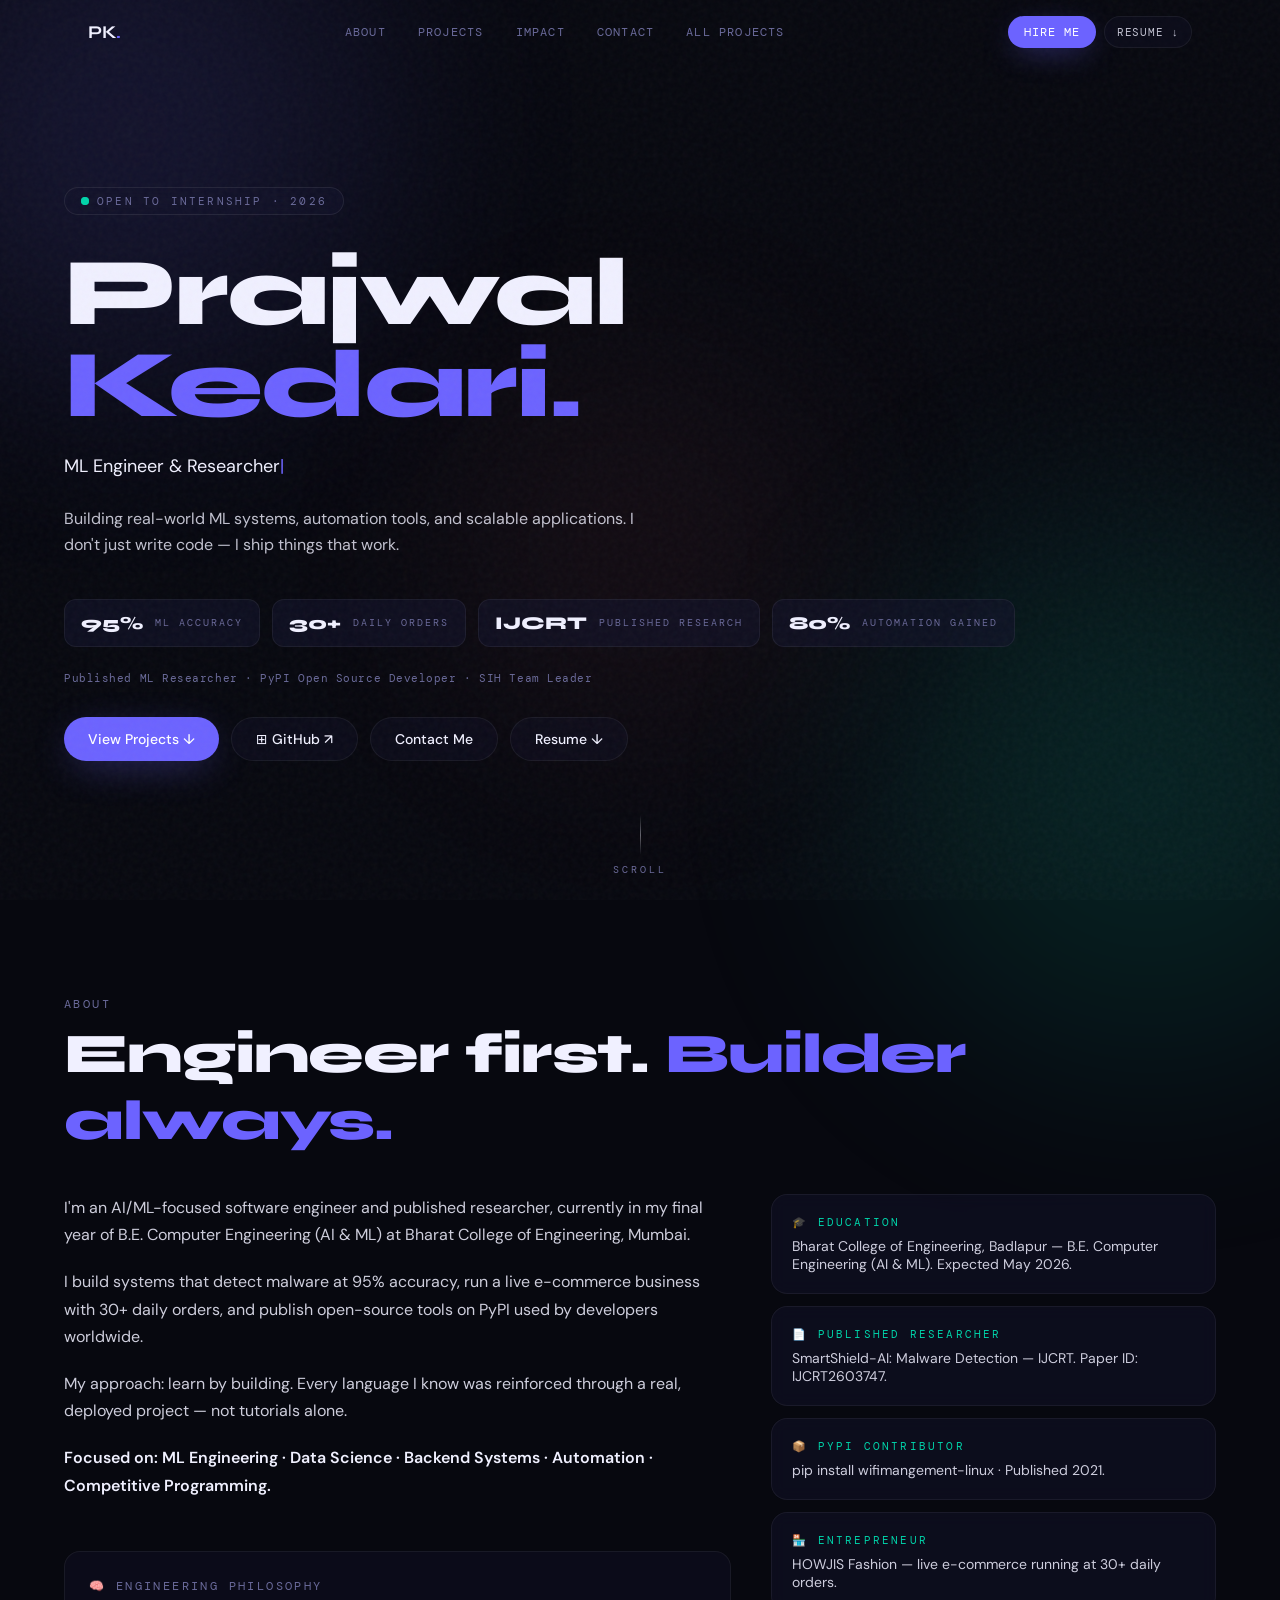
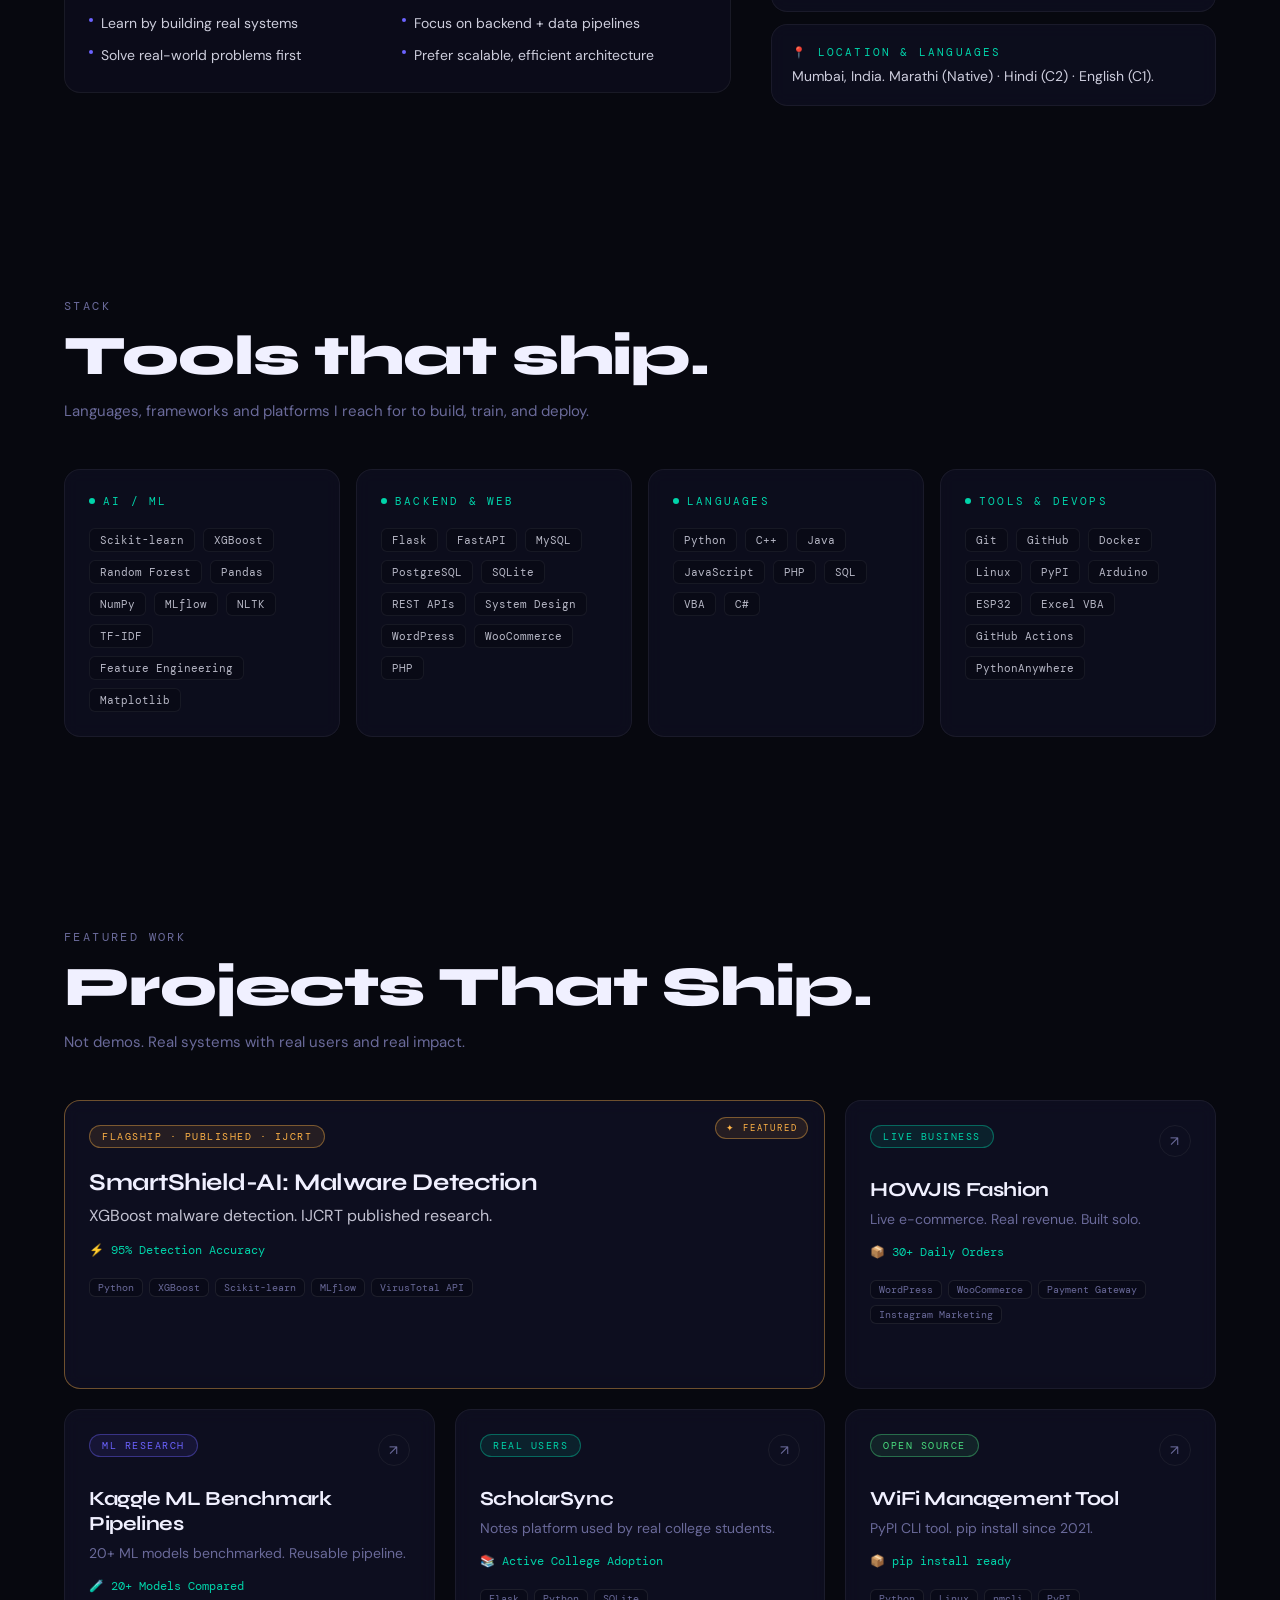
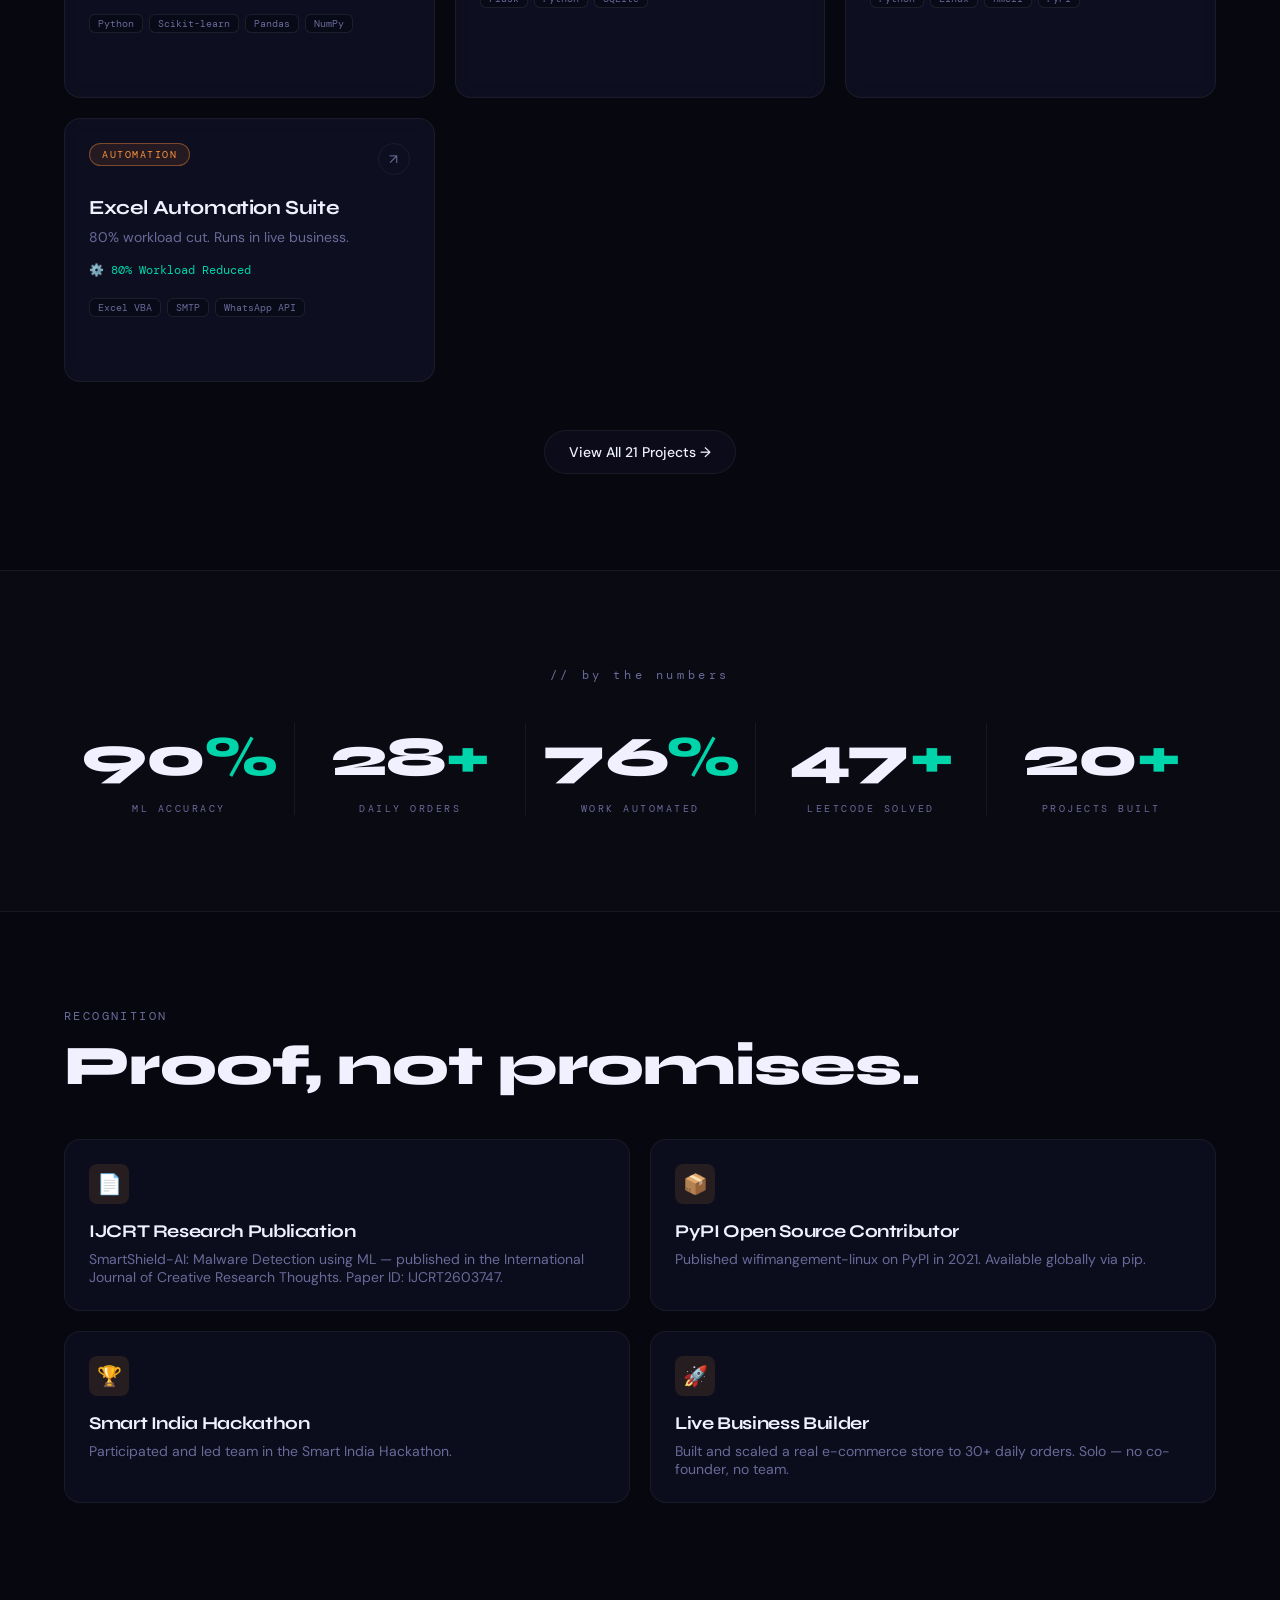
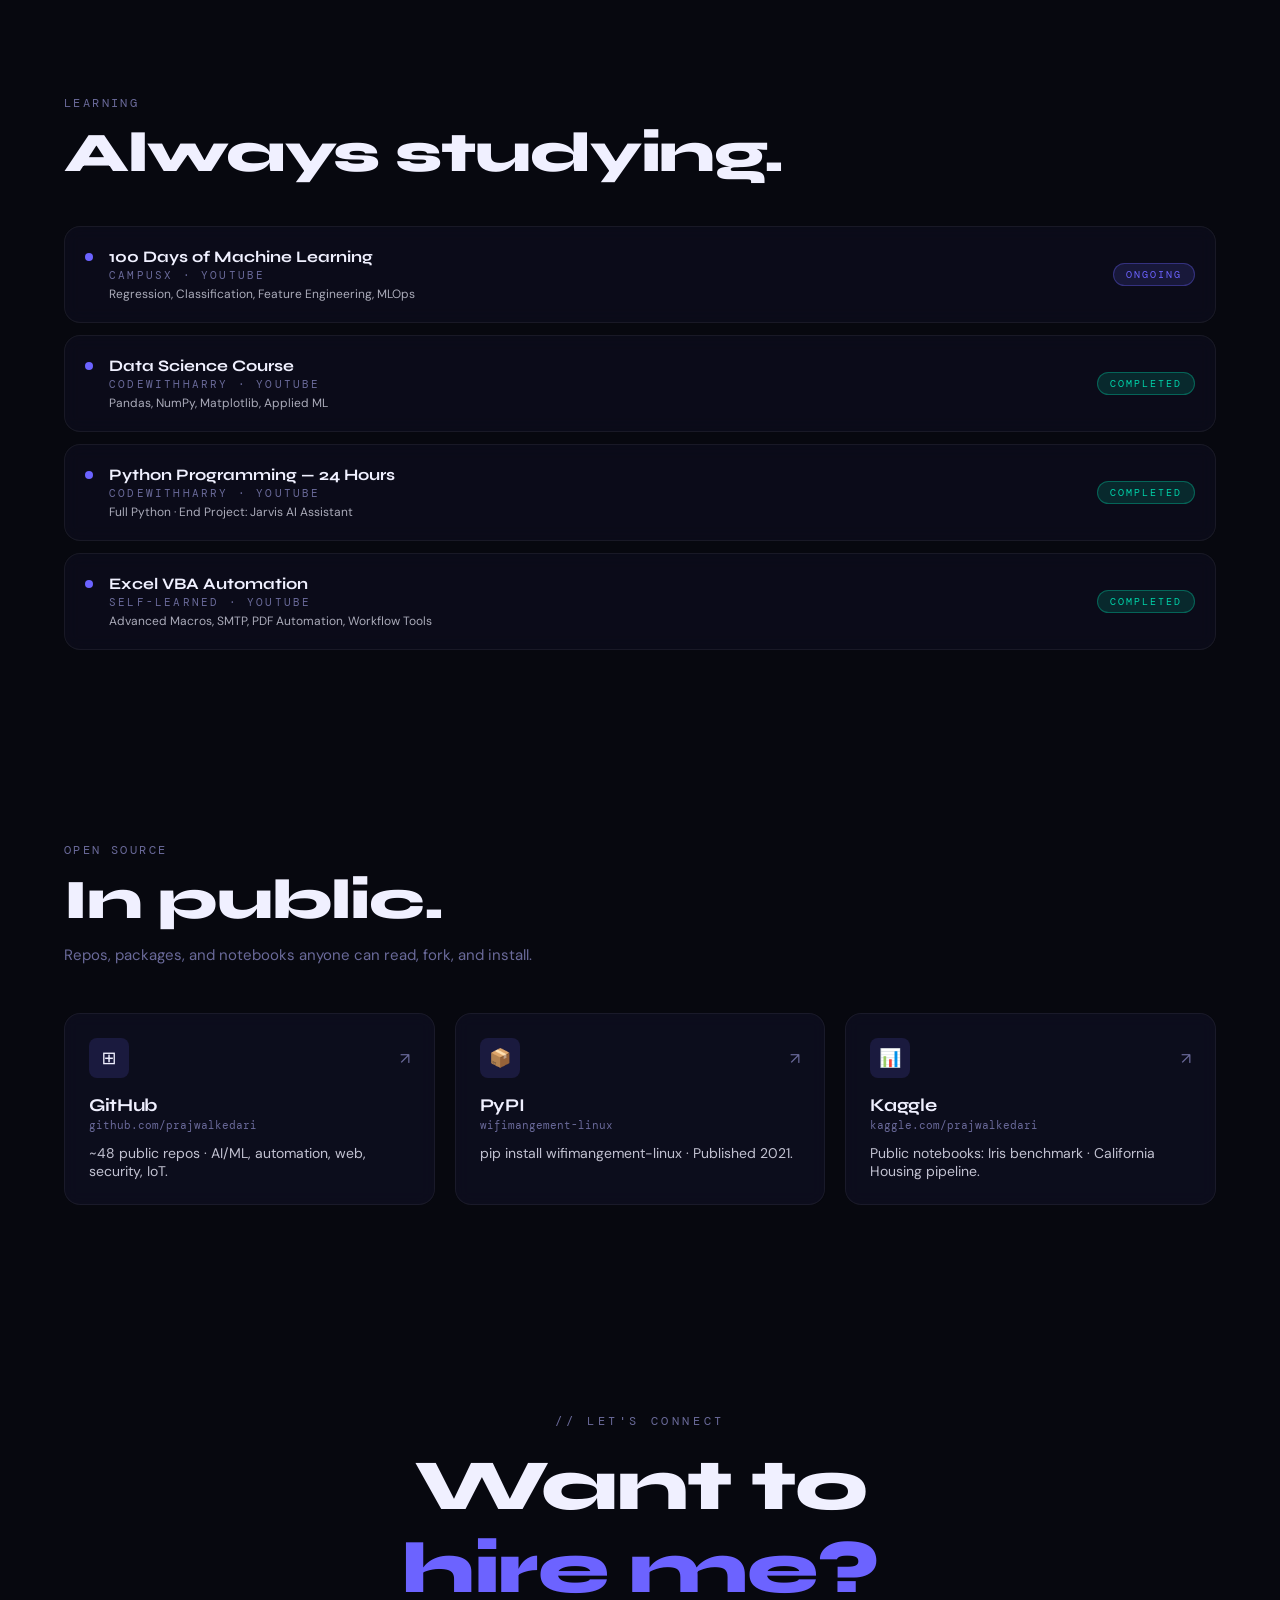
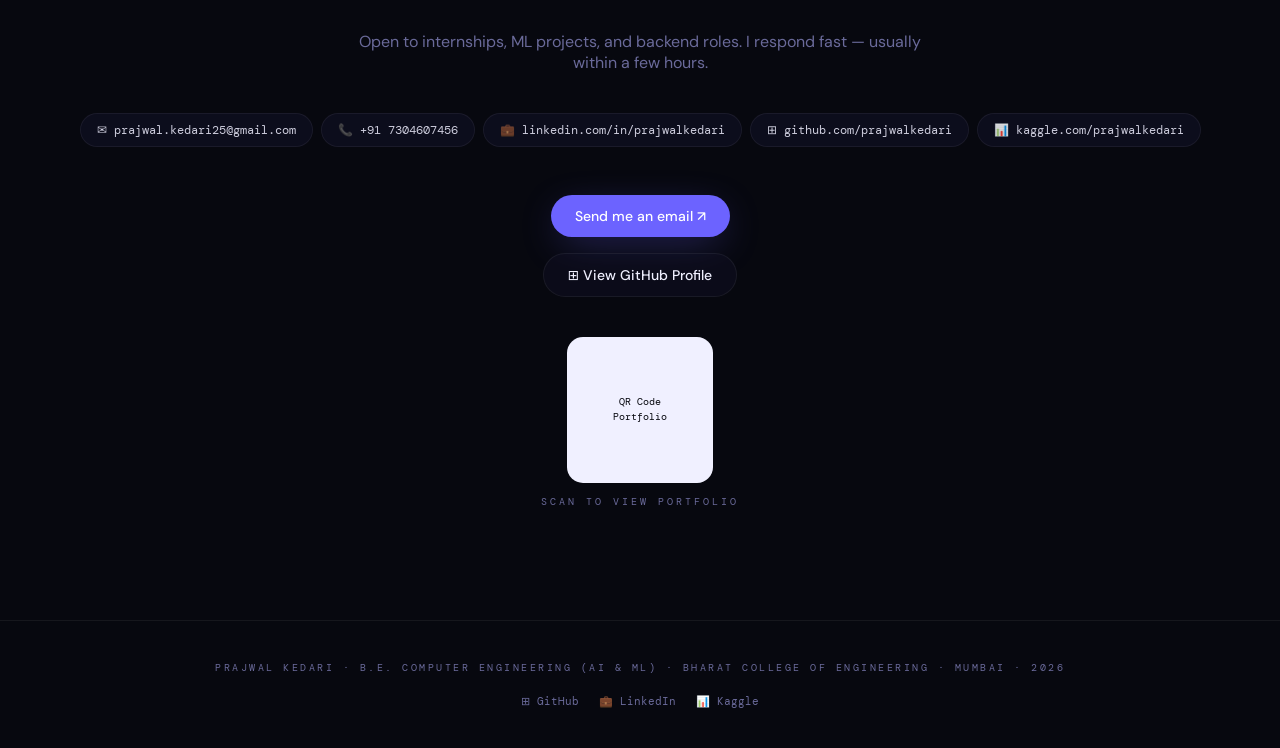
<file: index.html>
<!DOCTYPE html>
<html lang="en">
<head>
  <meta charset="UTF-8" />
  <meta name="viewport" content="width=device-width, initial-scale=1.0" />
  <title>Prajwal Kedari — Engineer First. Builder Always.</title>
  <meta name="description" content="AI/ML-focused software engineer, published researcher, and open source developer from Mumbai." />
  <link rel="preconnect" href="https://fonts.googleapis.com" />
  <link rel="preconnect" href="https://fonts.gstatic.com" crossorigin />
  <link href="https://fonts.googleapis.com/css2?family=Syne:wght@400;600;700;800&family=DM+Sans:wght@300;400;500;600&family=DM+Mono:wght@300;400;500&display=swap" rel="stylesheet" />
  <link rel="stylesheet" href="style.css" />
  <meta name="google-site-verification" content="Fi0VVeXCiLVY-N727c6lY6bcSo9-r1GqkyFzHyDEqDM" />
</head>
<body>

<!-- Grain overlay -->
<div class="grain-overlay"></div>

<!-- Background orbs -->
<div class="orb orb-1"></div>
<div class="orb orb-2"></div>
<div class="orb orb-3"></div>

<!-- Custom cursor -->
<div class="cursor-dot" id="cursor-dot"></div>
<div class="cursor-ring" id="cursor-ring"></div>

<!-- NAV -->
<header class="nav-header" id="nav-header">
  <div class="nav-inner">
    <a href="/" class="nav-logo">PK<span class="accent">.</span></a>
    <nav class="nav-links">
      <a href="#about" class="link-underline nav-link">About</a>
      <a href="#projects" class="link-underline nav-link">Projects</a>
      <a href="#impact" class="link-underline nav-link">Impact</a>
      <a href="#contact" class="link-underline nav-link">Contact</a>
      <a href="projects/index.html" class="link-underline nav-link">All Projects</a>
    </nav>
    <div class="nav-actions">
      <a href="#contact" class="btn-hire">Hire Me</a>
      <a href="https://raw.githubusercontent.com/prajwalkedari/Prajwal-Portfolio/refs/heads/main/Prajwal_CV_July_26_.pdf" target="_blank" rel="noopener" class="btn-resume">Resume ↓</a>
      <button class="nav-hamburger" id="hamburger-btn" aria-label="Open menu">
        <span></span><span></span><span></span>
      </button>
    </div>
  </div>
</header>

<!-- Mobile nav -->
<nav class="mobile-nav" id="mobile-nav">
  <a href="#about">About</a>
  <a href="#projects">Projects</a>
  <a href="#impact">Impact</a>
  <a href="#contact">Contact</a>
  <a href="projects/index.html">All Projects</a>
  <a href="#contact" class="btn-hire" style="font-size:1rem;margin-top:1rem">Hire Me</a>
</nav>

<!-- HERO -->
<section class="hero">
  <div class="hero-inner">
    <div class="reveal in-view hero-badge" style="animation-delay:0ms">
      <span class="ping-wrap"><span class="ping"></span><span class="ping-dot"></span></span>
      <span class="mono badge-text">Open to Internship · 2026</span>
    </div>

    <h1 class="hero-title reveal in-view" style="animation-delay:100ms">
      Prajwal<br /><span class="accent">Kedari.</span>
    </h1>

    <div class="hero-roles reveal in-view" style="animation-delay:200ms">
      <span id="typing-text" class="typing-text"></span><span class="cursor-blink">|</span>
    </div>

    <p class="hero-desc reveal in-view" style="animation-delay:300ms">
      Building real-world ML systems, automation tools, and scalable applications.
      I don't just write code — I ship things that work.
    </p>

    <div class="hero-stats reveal in-view" style="animation-delay:400ms">
      <div class="stat-card card-hover"><span class="stat-value">95%</span><span class="stat-label mono">ML Accuracy</span></div>
      <div class="stat-card card-hover"><span class="stat-value">30+</span><span class="stat-label mono">Daily Orders</span></div>
      <div class="stat-card card-hover"><span class="stat-value">IJCRT</span><span class="stat-label mono">Published Research</span></div>
      <div class="stat-card card-hover"><span class="stat-value">80%</span><span class="stat-label mono">Automation Gained</span></div>
    </div>

    <p class="hero-tagline mono reveal in-view" style="animation-delay:450ms">
      Published ML Researcher · PyPI Open Source Developer · SIH Team Leader
    </p>

    <div class="hero-cta reveal in-view" style="animation-delay:500ms">
      <a href="#projects" class="btn-primary">View Projects ↓</a>
      <a href="https://github.com/prajwalkedari" target="_blank" rel="noopener" class="btn-ghost">⊞ GitHub ↗</a>
      <a href="#contact" class="btn-ghost">Contact Me</a>
      <a href="https://github.com/prajwalkedari" target="_blank" rel="noopener" class="btn-ghost">Resume ↓</a>
    </div>
  </div>

  <div class="scroll-hint">
    <div class="scroll-line"></div>
    <span class="mono scroll-label">Scroll</span>
  </div>
</section>

<!-- ABOUT -->
<section id="about" class="section">
  <div class="container">
    <div class="reveal">
      <div class="section-eyebrow mono">about</div>
      <h2 class="section-title">Engineer first. <span class="accent">Builder always.</span></h2>
    </div>

    <div class="about-grid">
      <div class="reveal about-text">
        <p>I'm an AI/ML-focused software engineer and published researcher, currently in my final year of B.E. Computer Engineering (AI &amp; ML) at Bharat College of Engineering, Mumbai.</p>
        <p>I build systems that detect malware at 95% accuracy, run a live e-commerce business with 30+ daily orders, and publish open-source tools on PyPI used by developers worldwide.</p>
        <p>My approach: learn by building. Every language I know was reinforced through a real, deployed project — not tutorials alone.</p>
        <p class="about-focus">Focused on: ML Engineering · Data Science · Backend Systems · Automation · Competitive Programming.</p>

        <div class="philosophy-box">
          <div class="philosophy-header">
            <span class="teal-dot mono">🧠 Engineering Philosophy</span>
          </div>
          <ul class="principles">
            <li><span class="principle-dot"></span>Learn by building real systems</li>
            <li><span class="principle-dot"></span>Focus on backend + data pipelines</li>
            <li><span class="principle-dot"></span>Solve real-world problems first</li>
            <li><span class="principle-dot"></span>Prefer scalable, efficient architecture</li>
          </ul>
        </div>
      </div>

      <div class="about-cards">
        <div class="reveal about-card card-hover" style="animation-delay:0ms">
          <div class="about-card-header teal-text mono">🎓 Education</div>
          <p class="about-card-body">Bharat College of Engineering, Badlapur — B.E. Computer Engineering (AI &amp; ML). Expected May 2026.</p>
        </div>
        <div class="reveal about-card card-hover" style="animation-delay:60ms">
          <div class="about-card-header teal-text mono">📄 Published Researcher</div>
          <p class="about-card-body">SmartShield-AI: Malware Detection — IJCRT. Paper ID: IJCRT2603747.</p>
        </div>
        <div class="reveal about-card card-hover" style="animation-delay:120ms">
          <div class="about-card-header teal-text mono">📦 PyPI Contributor</div>
          <p class="about-card-body">pip install wifimangement-linux · Published 2021.</p>
        </div>
        <div class="reveal about-card card-hover" style="animation-delay:180ms">
          <div class="about-card-header teal-text mono">🏪 Entrepreneur</div>
          <p class="about-card-body">HOWJIS Fashion — live e-commerce running at 30+ daily orders.</p>
        </div>
        <div class="reveal about-card card-hover" style="animation-delay:240ms">
          <div class="about-card-header teal-text mono">📍 Location &amp; Languages</div>
          <p class="about-card-body">Mumbai, India. Marathi (Native) · Hindi (C2) · English (C1).</p>
        </div>
      </div>
    </div>
  </div>
</section>

<!-- SKILLS -->
<section id="skills" class="section">
  <div class="container">
    <div class="reveal">
      <div class="section-eyebrow mono">stack</div>
      <h2 class="section-title">Tools that ship.</h2>
      <p class="section-subtitle">Languages, frameworks and platforms I reach for to build, train, and deploy.</p>
    </div>

    <div class="skills-grid">
      <div class="reveal skill-group card-hover" style="animation-delay:0ms">
        <div class="skill-label"><span class="teal-bullet"></span><span class="mono teal-text">AI / ML</span></div>
        <div class="skill-tags">
          <span class="tag">Scikit-learn</span><span class="tag">XGBoost</span><span class="tag">Random Forest</span><span class="tag">Pandas</span><span class="tag">NumPy</span><span class="tag">MLflow</span><span class="tag">NLTK</span><span class="tag">TF-IDF</span><span class="tag">Feature Engineering</span><span class="tag">Matplotlib</span>
        </div>
      </div>
      <div class="reveal skill-group card-hover" style="animation-delay:80ms">
        <div class="skill-label"><span class="teal-bullet"></span><span class="mono teal-text">Backend &amp; Web</span></div>
        <div class="skill-tags">
          <span class="tag">Flask</span><span class="tag">FastAPI</span><span class="tag">MySQL</span><span class="tag">PostgreSQL</span><span class="tag">SQLite</span><span class="tag">REST APIs</span><span class="tag">System Design</span><span class="tag">WordPress</span><span class="tag">WooCommerce</span><span class="tag">PHP</span>
        </div>
      </div>
      <div class="reveal skill-group card-hover" style="animation-delay:160ms">
        <div class="skill-label"><span class="teal-bullet"></span><span class="mono teal-text">Languages</span></div>
        <div class="skill-tags">
          <span class="tag">Python</span><span class="tag">C++</span><span class="tag">Java</span><span class="tag">JavaScript</span><span class="tag">PHP</span><span class="tag">SQL</span><span class="tag">VBA</span><span class="tag">C#</span>
        </div>
      </div>
      <div class="reveal skill-group card-hover" style="animation-delay:240ms">
        <div class="skill-label"><span class="teal-bullet"></span><span class="mono teal-text">Tools &amp; DevOps</span></div>
        <div class="skill-tags">
          <span class="tag">Git</span><span class="tag">GitHub</span><span class="tag">Docker</span><span class="tag">Linux</span><span class="tag">PyPI</span><span class="tag">Arduino</span><span class="tag">ESP32</span><span class="tag">Excel VBA</span><span class="tag">GitHub Actions</span><span class="tag">PythonAnywhere</span>
        </div>
      </div>
    </div>
  </div>
</section>

<!-- FEATURED PROJECTS -->
<section id="projects" class="section">
  <div class="container">
    <div class="reveal">
      <div class="section-eyebrow mono">featured work</div>
      <h2 class="section-title">Projects That Ship.</h2>
      <p class="section-subtitle">Not demos. Real systems with real users and real impact.</p>
    </div>

    <div class="projects-grid" id="featured-projects-grid"></div>

    <div class="reveal center mt-12">
      <a href="projects/index.html" class="btn-ghost btn-bordered">View All 21 Projects →</a>
    </div>
  </div>
</section>

<!-- IMPACT -->
<section id="impact" class="section impact-section">
  <div class="container">
    <div class="reveal">
      <p class="mono center impact-eyebrow">// by the numbers</p>
    </div>
    <div class="impact-grid">
      <div class="reveal impact-item" style="animation-delay:0ms">
        <span class="impact-value" data-target="95" data-suffix="%">0<span class="teal-text">%</span></span>
        <p class="mono impact-label">ML Accuracy</p>
      </div>
      <div class="reveal impact-item" style="animation-delay:80ms">
        <span class="impact-value" data-target="30" data-suffix="+">0<span class="teal-text">+</span></span>
        <p class="mono impact-label">Daily Orders</p>
      </div>
      <div class="reveal impact-item" style="animation-delay:160ms">
        <span class="impact-value" data-target="80" data-suffix="%">0<span class="teal-text">%</span></span>
        <p class="mono impact-label">Work Automated</p>
      </div>
      <div class="reveal impact-item" style="animation-delay:240ms">
        <span class="impact-value" data-target="50" data-suffix="+">0<span class="teal-text">+</span></span>
        <p class="mono impact-label">LeetCode Solved</p>
      </div>
      <div class="reveal impact-item" style="animation-delay:320ms">
        <span class="impact-value" data-target="21" data-suffix="+">0<span class="teal-text">+</span></span>
        <p class="mono impact-label">Projects Built</p>
      </div>
    </div>
  </div>
</section>

<!-- ACHIEVEMENTS -->
<section id="achievements" class="section">
  <div class="container">
    <div class="reveal">
      <div class="section-eyebrow mono">recognition</div>
      <h2 class="section-title">Proof, not promises.</h2>
    </div>
    <div class="achieve-grid">
      <div class="reveal achieve-card card-hover gold-hover" style="animation-delay:0ms">
        <div class="achieve-icon gold-icon">📄</div>
        <h3 class="achieve-title">IJCRT Research Publication</h3>
        <p class="achieve-body">SmartShield-AI: Malware Detection using ML — published in the International Journal of Creative Research Thoughts. Paper ID: IJCRT2603747.</p>
      </div>
      <div class="reveal achieve-card card-hover gold-hover" style="animation-delay:70ms">
        <div class="achieve-icon gold-icon">📦</div>
        <h3 class="achieve-title">PyPI Open Source Contributor</h3>
        <p class="achieve-body">Published wifimangement-linux on PyPI in 2021. Available globally via pip.</p>
      </div>
      <div class="reveal achieve-card card-hover gold-hover" style="animation-delay:140ms">
        <div class="achieve-icon gold-icon">🏆</div>
        <h3 class="achieve-title">Smart India Hackathon</h3>
        <p class="achieve-body">Participated and led team in the Smart India Hackathon.</p>
      </div>
      <div class="reveal achieve-card card-hover gold-hover" style="animation-delay:210ms">
        <div class="achieve-icon gold-icon">🚀</div>
        <h3 class="achieve-title">Live Business Builder</h3>
        <p class="achieve-body">Built and scaled a real e-commerce store to 30+ daily orders. Solo — no co-founder, no team.</p>
      </div>
    </div>
  </div>
</section>

<!-- CERTIFICATIONS -->
<section id="certifications" class="section">
  <div class="container">
    <div class="reveal">
      <div class="section-eyebrow mono">learning</div>
      <h2 class="section-title">Always studying.</h2>
    </div>
    <div class="cert-list">
      <div class="reveal cert-item card-hover" style="animation-delay:0ms">
        <div class="cert-left">
          <span class="cert-dot"></span>
          <div>
            <p class="cert-title">100 Days of Machine Learning</p>
            <p class="mono cert-by">CampusX · YouTube</p>
            <p class="cert-sub">Regression, Classification, Feature Engineering, MLOps</p>
          </div>
        </div>
        <span class="cert-badge badge-purple">Ongoing</span>
      </div>
      <div class="reveal cert-item card-hover" style="animation-delay:60ms">
        <div class="cert-left">
          <span class="cert-dot"></span>
          <div>
            <p class="cert-title">Data Science Course</p>
            <p class="mono cert-by">CodeWithHarry · YouTube</p>
            <p class="cert-sub">Pandas, NumPy, Matplotlib, Applied ML</p>
          </div>
        </div>
        <span class="cert-badge badge-teal">Completed</span>
      </div>
      <div class="reveal cert-item card-hover" style="animation-delay:120ms">
        <div class="cert-left">
          <span class="cert-dot"></span>
          <div>
            <p class="cert-title">Python Programming — 24 Hours</p>
            <p class="mono cert-by">CodeWithHarry · YouTube</p>
            <p class="cert-sub">Full Python · End Project: Jarvis AI Assistant</p>
          </div>
        </div>
        <span class="cert-badge badge-teal">Completed</span>
      </div>
      <div class="reveal cert-item card-hover" style="animation-delay:180ms">
        <div class="cert-left">
          <span class="cert-dot"></span>
          <div>
            <p class="cert-title">Excel VBA Automation</p>
            <p class="mono cert-by">Self-Learned · YouTube</p>
            <p class="cert-sub">Advanced Macros, SMTP, PDF Automation, Workflow Tools</p>
          </div>
        </div>
        <span class="cert-badge badge-teal">Completed</span>
      </div>
    </div>
  </div>
</section>

<!-- OPEN SOURCE -->
<section class="section">
  <div class="container">
    <div class="reveal">
      <div class="section-eyebrow mono">open source</div>
      <h2 class="section-title">In public.</h2>
      <p class="section-subtitle">Repos, packages, and notebooks anyone can read, fork, and install.</p>
    </div>
    <div class="os-grid">
      <a href="https://github.com/prajwalkedari" target="_blank" rel="noopener" class="reveal os-card card-hover" style="animation-delay:0ms">
        <div class="os-top">
          <span class="os-icon">⊞</span>
          <span class="os-arrow">↗</span>
        </div>
        <h3 class="os-title">GitHub</h3>
        <p class="mono os-handle">github.com/prajwalkedari</p>
        <p class="os-body">~48 public repos · AI/ML, automation, web, security, IoT.</p>
      </a>
      <a href="https://pypi.org/project/wifimangement-linux/" target="_blank" rel="noopener" class="reveal os-card card-hover" style="animation-delay:70ms">
        <div class="os-top">
          <span class="os-icon">📦</span>
          <span class="os-arrow">↗</span>
        </div>
        <h3 class="os-title">PyPI</h3>
        <p class="mono os-handle">wifimangement-linux</p>
        <p class="os-body">pip install wifimangement-linux · Published 2021.</p>
      </a>
      <a href="https://kaggle.com/prajwalkedari" target="_blank" rel="noopener" class="reveal os-card card-hover" style="animation-delay:140ms">
        <div class="os-top">
          <span class="os-icon">📊</span>
          <span class="os-arrow">↗</span>
        </div>
        <h3 class="os-title">Kaggle</h3>
        <p class="mono os-handle">kaggle.com/prajwalkedari</p>
        <p class="os-body">Public notebooks: Iris benchmark · California Housing pipeline.</p>
      </a>
    </div>
  </div>
</section>

<!-- CONTACT -->
<section id="contact" class="section contact-section">
  <div class="container center">
    <div class="reveal"><p class="mono contact-eyebrow">// let's connect</p></div>
    <div class="reveal" style="animation-delay:100ms">
      <h2 class="contact-title">Want to <br /><span class="accent">hire me?</span></h2>
    </div>
    <div class="reveal" style="animation-delay:200ms">
      <p class="contact-sub">Open to internships, ML projects, and backend roles. I respond fast — usually within a few hours.</p>
    </div>

    <div class="reveal contact-links" style="animation-delay:300ms">
      <a href="mailto:prajwal.kedari25@gmail.com" class="contact-link">✉ prajwal.kedari25@gmail.com</a>
      <a href="tel:+917304607456" class="contact-link">📞 +91 7304607456</a>
      <a href="https://linkedin.com/in/prajwalkedari" target="_blank" rel="noopener" class="contact-link">💼 linkedin.com/in/prajwalkedari</a>
      <a href="https://github.com/prajwalkedari" target="_blank" rel="noopener" class="contact-link">⊞ github.com/prajwalkedari</a>
      <a href="https://kaggle.com/prajwalkedari" target="_blank" rel="noopener" class="contact-link">📊 kaggle.com/prajwalkedari</a>
    </div>

    <div class="reveal contact-actions" style="animation-delay:400ms">
      <a href="mailto:prajwal.kedari25@gmail.com" class="btn-primary">Send me an email ↗</a>
      <a href="https://github.com/prajwalkedari" target="_blank" rel="noopener" class="btn-ghost">⊞ View GitHub Profile</a>
      <div class="qr-wrap">
        <div class="qr-box">
          <canvas id="qr-canvas" width="120" height="120"></canvas>
        </div>
        <p class="mono qr-label">Scan to view portfolio</p>
      </div>
    </div>
  </div>
</section>

<!-- FOOTER -->
<footer class="footer">
  <p class="mono footer-text">prajwal kedari · b.e. computer engineering (ai &amp; ml) · bharat college of engineering · mumbai · 2026</p>
  <div class="footer-links">
    <a href="https://github.com/prajwalkedari" target="_blank" rel="noopener" class="footer-link mono">⊞ GitHub</a>
    <a href="https://linkedin.com/in/prajwalkedari" target="_blank" rel="noopener" class="footer-link mono">💼 LinkedIn</a>
    <a href="https://kaggle.com/prajwalkedari" target="_blank" rel="noopener" class="footer-link mono">📊 Kaggle</a>
  </div>
</footer>

<!-- PROJECT MODAL -->
<div class="modal-overlay" id="modal-overlay">
  <div class="modal-box" id="modal-box">
    <button class="modal-close" id="modal-close" aria-label="Close">✕</button>
    <div id="modal-content"></div>
  </div>
</div>

<script src="projects-data.js"></script>
<script src="main.js"></script>
</body>
</html>
</file>
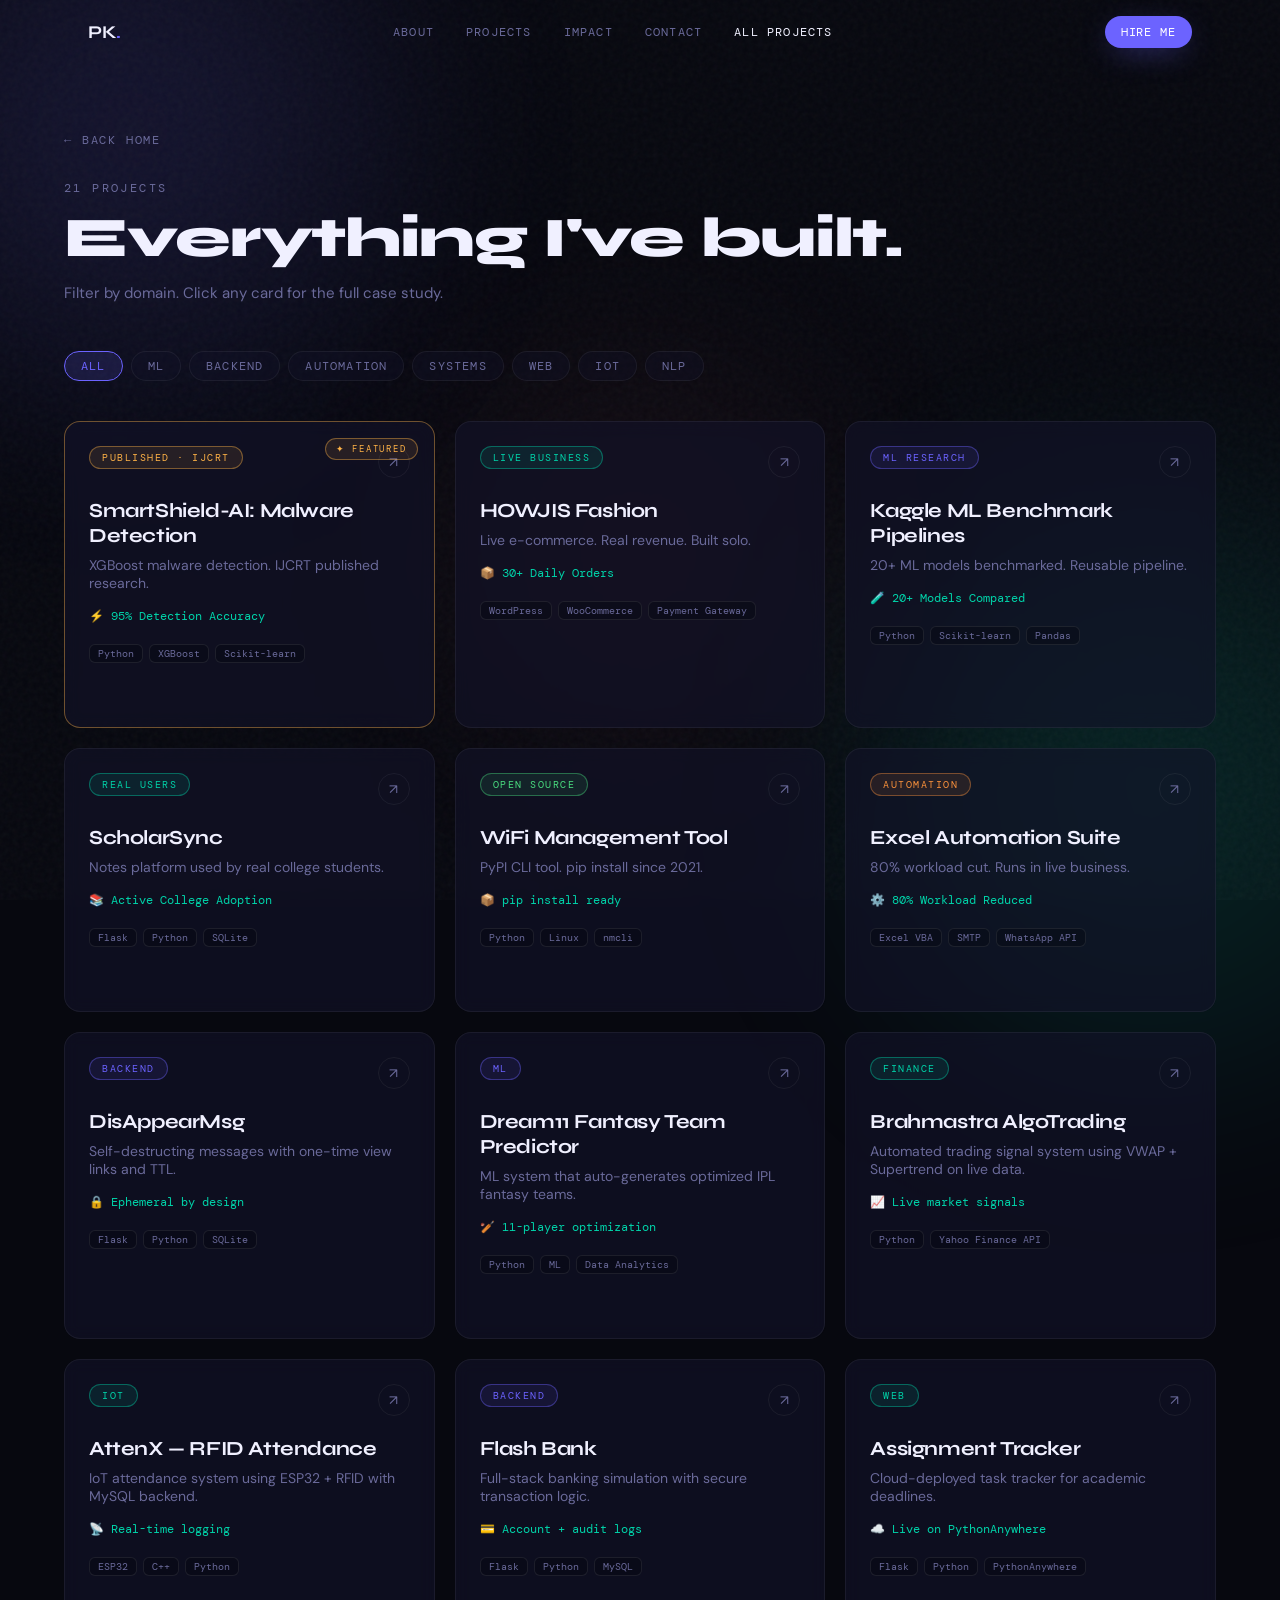
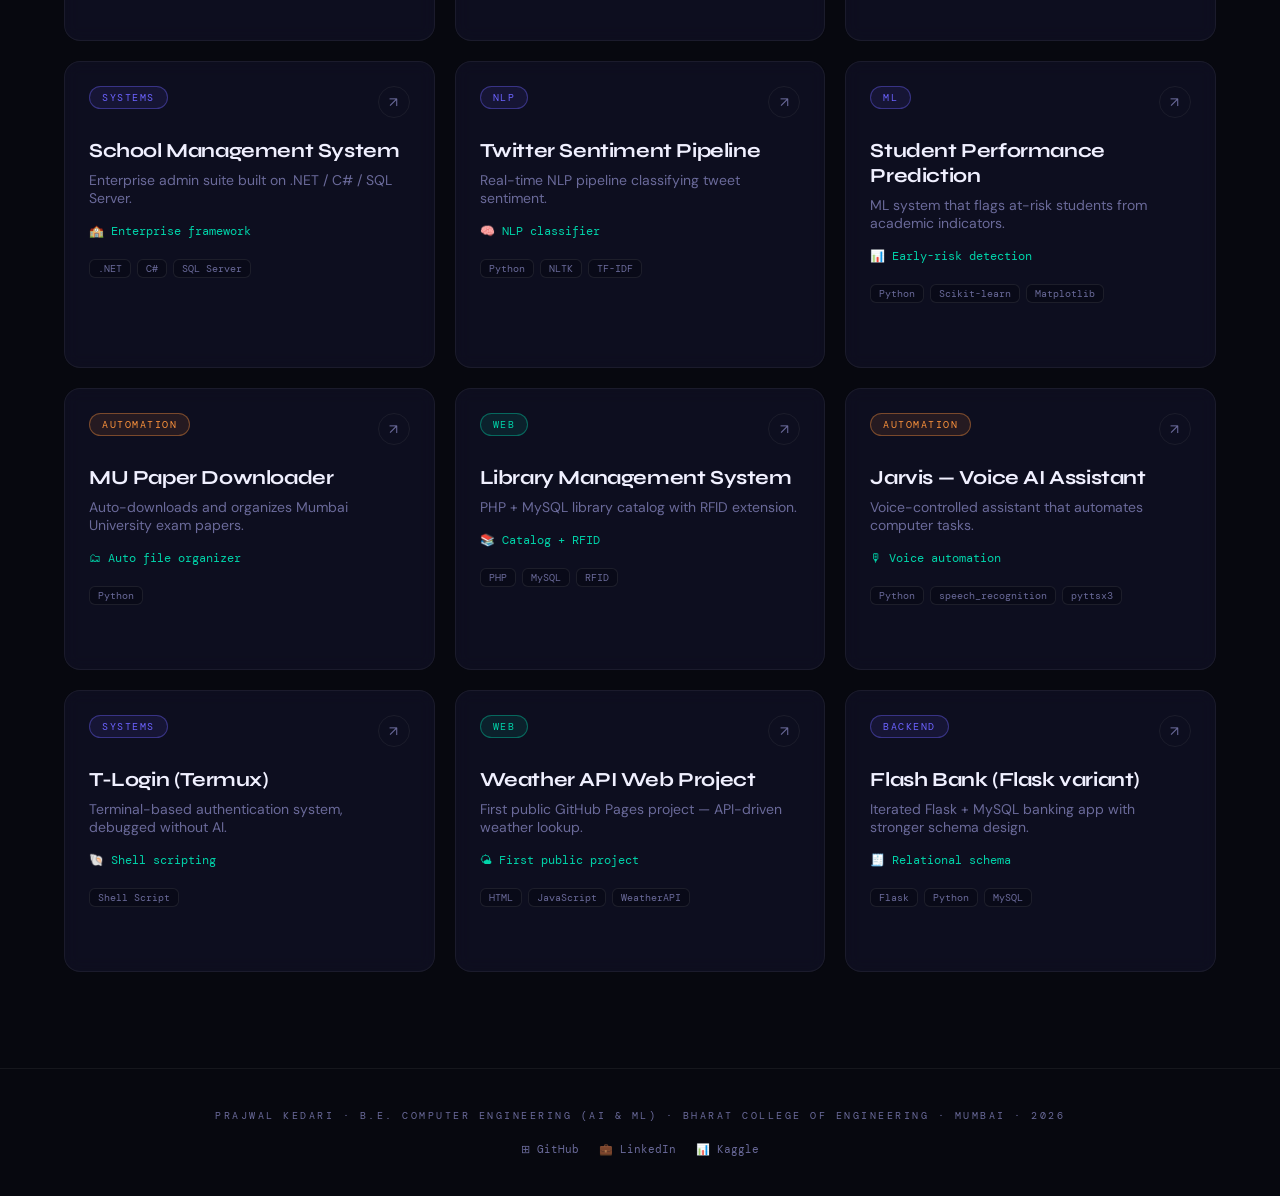
<file: projects/index.html>
<!DOCTYPE html>
<html lang="en">
<head>
  <meta charset="UTF-8" />
  <meta name="viewport" content="width=device-width, initial-scale=1.0" />
  <title>All Projects — Prajwal Kedari</title>
  <meta name="description" content="All 21 projects by Prajwal Kedari — ML, backend, automation, systems, NLP, and IoT." />
  <link rel="preconnect" href="https://fonts.googleapis.com" />
  <link rel="preconnect" href="https://fonts.gstatic.com" crossorigin />
  <link href="https://fonts.googleapis.com/css2?family=Syne:wght@400;600;700;800&family=DM+Sans:wght@300;400;500;600&family=DM+Mono:wght@300;400;500&display=swap" rel="stylesheet" />
  <link rel="stylesheet" href="../style.css" />
</head>
<body>

<div class="grain-overlay"></div>
<div class="orb orb-1"></div>
<div class="orb orb-2"></div>
<div class="orb orb-3"></div>
<div class="cursor-dot" id="cursor-dot"></div>
<div class="cursor-ring" id="cursor-ring"></div>

<!-- NAV -->
<header class="nav-header" id="nav-header">
  <div class="nav-inner">
    <a href="../index.html" class="nav-logo">PK<span class="accent">.</span></a>
    <nav class="nav-links">
      <a href="../index.html#about"   class="link-underline nav-link">About</a>
      <a href="../index.html#projects" class="link-underline nav-link">Projects</a>
      <a href="../index.html#impact"  class="link-underline nav-link">Impact</a>
      <a href="../index.html#contact" class="link-underline nav-link">Contact</a>
      <a href="index.html"            class="link-underline nav-link" style="color:var(--fg)">All Projects</a>
    </nav>
    <div class="nav-actions">
      <a href="../index.html#contact" class="btn-hire">Hire Me</a>
    </div>
  </div>
</header>

<!-- MAIN -->
<main style="position:relative;z-index:10;padding: 8rem 1.5rem 6rem;">
  <div class="container">
    <a href="../index.html" class="back-link">← Back home</a>

    <div class="reveal in-view">
      <div class="section-eyebrow mono">21 projects</div>
      <h1 class="section-title">Everything I've built.</h1>
      <p class="section-subtitle">Filter by domain. Click any card for the full case study.</p>
    </div>

    <!-- FILTERS -->
    <div class="reveal in-view filter-bar" id="filter-bar">
      <button class="filter-btn active" data-filter="All">All</button>
      <button class="filter-btn" data-filter="ML">ML</button>
      <button class="filter-btn" data-filter="Backend">Backend</button>
      <button class="filter-btn" data-filter="Automation">Automation</button>
      <button class="filter-btn" data-filter="Systems">Systems</button>
      <button class="filter-btn" data-filter="Web">Web</button>
      <button class="filter-btn" data-filter="IoT">IoT</button>
      <button class="filter-btn" data-filter="NLP">NLP</button>
    </div>

    <!-- GRID -->
    <div class="all-projects-grid" id="all-projects-grid"></div>
  </div>
</main>

<!-- FOOTER -->
<footer class="footer">
  <p class="mono footer-text">prajwal kedari · b.e. computer engineering (ai &amp; ml) · bharat college of engineering · mumbai · 2026</p>
  <div class="footer-links">
    <a href="https://github.com/prajwalkedari"  target="_blank" rel="noopener" class="footer-link mono">⊞ GitHub</a>
    <a href="https://linkedin.com/in/prajwalkedari" target="_blank" rel="noopener" class="footer-link mono">💼 LinkedIn</a>
    <a href="https://kaggle.com/prajwalkedari"  target="_blank" rel="noopener" class="footer-link mono">📊 Kaggle</a>
  </div>
</footer>

<!-- MODAL -->
<div class="modal-overlay" id="modal-overlay">
  <div class="modal-box" id="modal-box">
    <button class="modal-close" id="modal-close" aria-label="Close">✕</button>
    <div id="modal-content"></div>
  </div>
</div>

<script src="../projects-data.js"></script>
<script>
/* ---- CUSTOM CURSOR ---- */
const dot  = document.getElementById('cursor-dot');
const ring = document.getElementById('cursor-ring');
let mx = -100, my = -100, rx = -100, ry = -100;
if (dot && ring) {
  document.addEventListener('mousemove', e => { mx = e.clientX; my = e.clientY; });
  const lerp = (a, b, t) => a + (b - a) * t;
  (function animateCursor() {
    rx = lerp(rx, mx, 0.12); ry = lerp(ry, my, 0.12);
    dot.style.left  = mx + 'px'; dot.style.top  = my + 'px';
    ring.style.left = rx + 'px'; ring.style.top = ry + 'px';
    requestAnimationFrame(animateCursor);
  })();
  document.querySelectorAll('a, button').forEach(el => {
    el.addEventListener('mouseenter', () => { dot.classList.add('active'); ring.classList.add('active'); });
    el.addEventListener('mouseleave', () => { dot.classList.remove('active'); ring.classList.remove('active'); });
  });
}

/* ---- NAV ---- */
const navHeader = document.getElementById('nav-header');
const onScroll = () => navHeader && navHeader.classList.toggle('scrolled', window.scrollY > 12);
onScroll(); window.addEventListener('scroll', onScroll, { passive: true });

/* ---- BADGE TONE CLASS ---- */
function toneClass(tone) {
  const map = { gold:'badge-gold', teal:'badge-teal', purple:'badge-purple', green:'badge-green', orange:'badge-orange', coral:'badge-coral' };
  return map[tone] || 'badge-purple';
}

/* ---- MODAL ---- */
const modalOverlay = document.getElementById('modal-overlay');
const modalContent = document.getElementById('modal-content');
const modalClose   = document.getElementById('modal-close');

function openModal(slug) {
  const p = getProject(slug);
  if (!p || !modalOverlay) return;
  modalContent.innerHTML = `
    <div class="modal-header">
      <div class="modal-badges">
        <span class="project-badge ${toneClass(p.badge.tone)}">${p.badge.label}</span>
        <span class="modal-metric">${p.metric}</span>
      </div>
      <div class="modal-title">${p.title}</div>
      <div class="modal-liner">${p.oneLiner}</div>
    </div>
    <div class="modal-body">
      <div><div class="modal-section-label">Overview</div><p class="modal-section-text">${p.overview}</p></div>
      <div><div class="modal-section-label">Problem</div><p class="modal-section-text">${p.problem}</p></div>
      <div><div class="modal-section-label">Solution</div><p class="modal-section-text">${p.solution}</p></div>
      <div>
        <div class="modal-section-label">Architecture</div>
        <ul class="modal-list">${p.architecture.map(a => `<li><span class="modal-arrow">→</span><span>${a}</span></li>`).join('')}</ul>
      </div>
      <div>
        <div class="modal-section-label">Key Features</div>
        <ul class="modal-list modal-grid-2">${p.features.map(f => `<li><span class="modal-arrow">→</span><span>${f}</span></li>`).join('')}</ul>
      </div>
      <div>
        <div class="modal-section-label">Results / Impact</div>
        <ul class="modal-list">${p.results.map(r => `<li><span class="modal-check">✓</span><span>${r}</span></li>`).join('')}</ul>
      </div>
      <div>
        <div class="modal-section-label">Tech Stack</div>
        <div class="modal-tags">${p.tech.map(t => `<span class="modal-tag">${t}</span>`).join('')}</div>
      </div>
      ${p.links && p.links.length ? `<div class="modal-links">${p.links.map(l => `<a href="${l.url}" target="_blank" rel="noopener" class="modal-ext-link">↗ ${l.label}</a>`).join('')}</div>` : ''}
    </div>`;
  modalOverlay.classList.add('open');
  document.body.style.overflow = 'hidden';
}

function closeModal() {
  modalOverlay && modalOverlay.classList.remove('open');
  document.body.style.overflow = '';
}

modalClose   && modalClose.addEventListener('click', closeModal);
modalOverlay && modalOverlay.addEventListener('click', e => { if (e.target === modalOverlay) closeModal(); });
document.addEventListener('keydown', e => { if (e.key === 'Escape') closeModal(); });

/* ---- RENDER PROJECT CARD ---- */
function renderCard(p) {
  const isFlagship = p.slug === 'smartshield-ai';
  return `<div class="project-card ${isFlagship ? 'flagship' : ''}" data-slug="${p.slug}" tabindex="0">
    ${isFlagship ? '<span class="featured-badge">✦ Featured</span>' : ''}
    <div class="project-header">
      <span class="project-badge ${toneClass(p.badge.tone)}">${p.badge.label}</span>
      <span class="project-arrow-btn">↗</span>
    </div>
    <h3 class="project-title">${p.title}</h3>
    <p class="project-liner">${p.oneLiner}</p>
    <p class="project-metric">${p.metric}</p>
    <div class="project-techs">${p.tech.slice(0, 3).map(t => `<span class="project-tech">${t}</span>`).join('')}</div>
    <div class="project-view-hint">View Details ↗</div>
  </div>`;
}

/* ---- FILTER LOGIC ---- */
let currentFilter = 'All';

function renderGrid() {
  const grid = document.getElementById('all-projects-grid');
  if (!grid) return;
  const filtered = currentFilter === 'All' ? projects : projects.filter(p => p.categories.includes(currentFilter));
  grid.innerHTML = filtered.map(renderCard).join('');
  grid.querySelectorAll('.project-card').forEach(card => {
    card.addEventListener('click', () => openModal(card.dataset.slug));
    card.addEventListener('keydown', e => { if (e.key === 'Enter') openModal(card.dataset.slug); });
  });
}

document.querySelectorAll('.filter-btn').forEach(btn => {
  btn.addEventListener('click', () => {
    document.querySelectorAll('.filter-btn').forEach(b => b.classList.remove('active'));
    btn.classList.add('active');
    currentFilter = btn.dataset.filter;
    renderGrid();
  });
});

renderGrid();
</script>
</body>
</html>
</file>
<file: style.css>
/* ============================================
   PRAJWAL KEDARI PORTFOLIO — STYLES
   ============================================ */

*, *::before, *::after { box-sizing: border-box; margin: 0; padding: 0; }

:root {
  --radius: 0.75rem;
  --bg:        #07080f;
  --surface:   #0f0f1a;
  --fg:        #f0f0ff;
  --card:      #13132a;
  --primary:   #6c63ff;
  --primary-glow: rgba(108,99,255,0.45);
  --teal:      #00d4aa;
  --coral:     #ff6b6b;
  --gold:      #ffb347;
  --muted-fg:  #6a6a9a;
  --border:    rgba(255,255,255,0.06);
  --input:     rgba(255,255,255,0.10);
  --shadow-primary: 0 10px 40px -10px rgba(108,99,255,0.35);
  --shadow-teal:    0 10px 40px -10px rgba(0,212,170,0.30);
  --shadow-gold:    0 10px 40px -10px rgba(255,179,71,0.30);
}

html { scroll-behavior: smooth; }

body {
  background: var(--bg);
  color: var(--fg);
  font-family: 'DM Sans', system-ui, sans-serif;
  -webkit-font-smoothing: antialiased;
  text-rendering: optimizeLegibility;
  overflow-x: hidden;
  cursor: none;
}

/* Scrollbar */
::-webkit-scrollbar { width: 5px; }
::-webkit-scrollbar-track { background: var(--bg); }
::-webkit-scrollbar-thumb { background: var(--primary); border-radius: 4px; }

::selection { background: rgba(108,99,255,0.3); color: var(--fg); }

/* ---- TYPOGRAPHY UTILITIES ---- */
h1, h2, h3, h4, h5, h6 { font-family: 'Syne', system-ui, sans-serif; letter-spacing: -0.02em; }
.mono { font-family: 'DM Mono', monospace; }
.accent { color: var(--primary); }
.teal-text { color: var(--teal); }
.center { text-align: center; }

/* ---- GRAIN OVERLAY ---- */
.grain-overlay {
  position: fixed; inset: 0; pointer-events: none; z-index: 1; opacity: 0.04;
  background-image: url("data:image/svg+xml,%3Csvg viewBox='0 0 200 200' xmlns='http://www.w3.org/2000/svg'%3E%3Cfilter id='n'%3E%3CfeTurbulence type='fractalNoise' baseFrequency='0.9' numOctaves='3' /%3E%3C/filter%3E%3Crect width='100%25' height='100%25' filter='url(%23n)'/%3E%3C/svg%3E");
}

/* ---- ORBS ---- */
.orb { position: fixed; border-radius: 9999px; filter: blur(120px); pointer-events: none; z-index: 0; }
.orb-1 { width: 500px; height: 500px; top: -120px; left: -120px; background: #6c63ff; opacity: 0.13; animation: drift-1 25s ease-in-out infinite; }
.orb-2 { width: 540px; height: 540px; bottom: -160px; right: -140px; background: #00d4aa; opacity: 0.12; animation: drift-2 28s ease-in-out infinite; }
.orb-3 { width: 380px; height: 380px; top: 40%; left: 35%; background: #ff6b6b; opacity: 0.06; animation: drift-3 22s ease-in-out infinite; }

@keyframes drift-1 { 0%,100% { transform: translate(0,0) scale(1); } 50% { transform: translate(60px,40px) scale(1.1); } }
@keyframes drift-2 { 0%,100% { transform: translate(0,0) scale(1); } 50% { transform: translate(-50px,-60px) scale(1.15); } }
@keyframes drift-3 { 0%,100% { transform: translate(0,0) scale(1); } 50% { transform: translate(30px,-30px) scale(1.05); } }

/* ---- CUSTOM CURSOR ---- */
@media (hover: hover) and (pointer: fine) {
  body, body * { cursor: none !important; }
}
.cursor-dot, .cursor-ring {
  position: fixed; top: 0; left: 0; pointer-events: none; z-index: 9999;
  border-radius: 9999px; transform: translate(-50%,-50%); will-change: transform;
}
.cursor-dot { width: 8px; height: 8px; background: var(--primary); transition: transform 0.15s ease, width 0.2s, height 0.2s; }
.cursor-ring { width: 38px; height: 38px; border: 1px solid rgba(240,240,255,0.5); mix-blend-mode: difference; transition: width 0.25s, height 0.25s, border-color 0.25s; }
.cursor-ring.active { width: 60px; height: 60px; border-color: var(--primary); }
.cursor-dot.active { width: 14px; height: 14px; }

/* ---- REVEAL ANIMATIONS ---- */
@keyframes fade-up { from { opacity: 0; transform: translateY(20px); } to { opacity: 1; transform: translateY(0); } }
.reveal { opacity: 0; }
.reveal.in-view { animation: fade-up 0.7s cubic-bezier(0.22,1,0.36,1) forwards; }

/* ---- CARD HOVER ---- */
.card-hover {
  transition: transform 0.3s ease, border-color 0.3s ease, box-shadow 0.3s ease;
  position: relative;
}
.card-hover::before {
  content: ""; position: absolute; top: 0; left: 12%; right: 12%; height: 1px;
  background: linear-gradient(90deg, transparent, var(--primary), transparent);
  opacity: 0; transition: opacity 0.3s ease;
}
.card-hover:hover { transform: translateY(-6px); border-color: rgba(108,99,255,0.35) !important; box-shadow: var(--shadow-primary); }
.card-hover:hover::before { opacity: 1; }

/* ---- LINK UNDERLINE ---- */
.link-underline { position: relative; display: inline-block; }
.link-underline::after {
  content: ""; position: absolute; left: 0; bottom: -2px;
  width: 100%; height: 1px; background: currentColor;
  transform: scaleX(0); transform-origin: right; transition: transform 0.3s ease;
}
.link-underline:hover::after { transform: scaleX(1); transform-origin: left; }

/* ---- NAV ---- */
.nav-header {
  position: fixed; inset: 0 0 auto; z-index: 40;
  border-bottom: 1px solid transparent;
  transition: background 0.3s, border-color 0.3s, backdrop-filter 0.3s;
}
.nav-header.scrolled {
  background: rgba(7,8,15,0.7);
  border-color: rgba(255,255,255,0.06);
  backdrop-filter: blur(20px);
}
.nav-inner {
  max-width: 1152px; margin: 0 auto; padding: 1rem 1.5rem;
  display: flex; align-items: center; justify-content: space-between;
}
.nav-logo { font-family: 'Syne', sans-serif; font-size: 1.125rem; font-weight: 700; letter-spacing: -0.02em; text-decoration: none; color: var(--fg); }
.nav-links { display: none; align-items: center; gap: 2rem; }
@media (min-width: 768px) { .nav-links { display: flex; } }
.nav-link {
  font-family: 'DM Mono', monospace; font-size: 0.75rem; text-transform: uppercase;
  letter-spacing: 0.1em; color: var(--muted-fg); text-decoration: none;
  transition: color 0.2s;
}
.nav-link:hover { color: var(--fg); }
.nav-actions { display: flex; align-items: center; gap: 0.5rem; }
.btn-hire {
  border-radius: 9999px; background: var(--primary); padding: 0.5rem 1rem;
  font-family: 'DM Mono', monospace; font-size: 0.75rem; text-transform: uppercase;
  letter-spacing: 0.075em; color: white; text-decoration: none;
  box-shadow: 0 8px 30px -8px rgba(108,99,255,0.5);
  transition: transform 0.2s;
}
.btn-hire:hover { transform: scale(1.03); }
.btn-resume {
  display: none; align-items: center; gap: 0.375rem;
  border-radius: 9999px; border: 1px solid var(--border); background: rgba(19,19,42,0.4);
  padding: 0.5rem 0.75rem; font-family: 'DM Mono', monospace; font-size: 0.6875rem;
  text-transform: uppercase; letter-spacing: 0.075em; color: rgba(240,240,255,0.8);
  text-decoration: none; transition: border-color 0.2s, color 0.2s;
}
@media (min-width: 640px) { .btn-resume { display: inline-flex; } }
.btn-resume:hover { border-color: rgba(240,240,255,0.4); color: var(--fg); }

/* ---- HERO ---- */
.hero {
  position: relative; min-height: 100svh; display: flex; align-items: center;
  padding: 8rem 1.5rem 5rem;
}
.hero-inner { max-width: 1152px; margin: 0 auto; width: 100%; }

.hero-badge {
  display: inline-flex; align-items: center; gap: 0.5rem;
  border-radius: 9999px; border: 1px solid rgba(255,255,255,0.08);
  background: rgba(19,19,42,0.6); padding: 0.375rem 1rem; backdrop-filter: blur(8px);
}
.ping-wrap { position: relative; display: flex; height: 0.5rem; width: 0.5rem; }
.ping { position: absolute; width: 100%; height: 100%; border-radius: 9999px; background: var(--teal); opacity: 0.75; animation: ping 1.5s cubic-bezier(0,0,0.2,1) infinite; }
.ping-dot { position: relative; width: 0.5rem; height: 0.5rem; border-radius: 9999px; background: var(--teal); }
@keyframes ping { 75%,100% { transform: scale(2); opacity: 0; } }
.badge-text { font-size: 0.6875rem; text-transform: uppercase; letter-spacing: 0.2em; color: var(--muted-fg); }

.hero-title { margin-top: 2rem; font-size: clamp(3.5rem, 10vw, 6rem); font-weight: 800; line-height: 0.95; }

.hero-roles { margin-top: 1.5rem; min-height: 1.75rem; font-size: 1.125rem; color: var(--muted-fg); }
.typing-text { color: var(--fg); }
.cursor-blink { animation: blink 1s step-end infinite; color: var(--primary); }
@keyframes blink { 0%,100% { opacity: 1; } 50% { opacity: 0; } }

.hero-desc { margin-top: 1.5rem; max-width: 36rem; font-size: 1rem; color: rgba(240,240,255,0.8); line-height: 1.65; }

.hero-stats { margin-top: 2.5rem; display: flex; flex-wrap: wrap; gap: 0.75rem; }
.stat-card {
  display: flex; align-items: center; gap: 0.75rem;
  border-radius: 0.75rem; border: 1px solid var(--border);
  background: rgba(19,19,42,0.6); padding: 0.75rem 1rem; backdrop-filter: blur(8px);
}
.stat-value { font-family: 'Syne', sans-serif; font-size: 1.125rem; font-weight: 800; }
.stat-label { font-size: 0.625rem; text-transform: uppercase; letter-spacing: 0.2em; color: var(--muted-fg); }

.hero-tagline { margin-top: 1.5rem; font-size: 0.6875rem; letter-spacing: 0.05em; color: var(--muted-fg); }

.hero-cta { margin-top: 2rem; display: flex; flex-wrap: wrap; gap: 0.75rem; }
.btn-primary {
  display: inline-flex; align-items: center; gap: 0.5rem;
  border-radius: 9999px; background: var(--primary); padding: 0.75rem 1.5rem;
  font-size: 0.875rem; font-weight: 500; color: white; text-decoration: none;
  box-shadow: 0 10px 40px -10px rgba(108,99,255,0.45); transition: transform 0.2s;
}
.btn-primary:hover { transform: scale(1.03); }
.btn-ghost {
  display: inline-flex; align-items: center; gap: 0.5rem;
  border-radius: 9999px; border: 1px solid var(--border);
  background: rgba(19,19,42,0.4); padding: 0.75rem 1.5rem;
  font-size: 0.875rem; font-weight: 500; color: var(--fg); text-decoration: none;
  transition: border-color 0.2s;
}
.btn-ghost:hover { border-color: rgba(240,240,255,0.4); }
.btn-bordered { border: 1px solid var(--border); }
.btn-bordered:hover { border-color: rgba(108,99,255,0.5); color: var(--primary); }

.scroll-hint {
  position: absolute; bottom: 1.5rem; left: 50%; transform: translateX(-50%); text-align: center;
}
.scroll-line { margin: 0 auto; width: 1px; height: 2.5rem; animation: pulse 2s infinite; background: linear-gradient(to bottom, transparent, rgba(240,240,255,0.4), transparent); }
@keyframes pulse { 0%,100% { opacity: 1; } 50% { opacity: 0.4; } }
.scroll-label { display: block; margin-top: 0.5rem; font-size: 0.625rem; text-transform: uppercase; letter-spacing: 0.3em; color: var(--muted-fg); }

/* ---- SECTIONS ---- */
.section { position: relative; padding: 6rem 1.5rem; }
.container { max-width: 1152px; margin: 0 auto; }
.section-eyebrow { font-size: 0.75rem; text-transform: uppercase; letter-spacing: 0.2em; color: var(--muted-fg); margin-bottom: 0.5rem; }
.section-title { font-size: clamp(2rem, 5vw, 3.5rem); font-weight: 800; margin-bottom: 0.75rem; }
.section-subtitle { color: var(--muted-fg); font-size: 0.9375rem; max-width: 40rem; margin-bottom: 3rem; }
.mt-12 { margin-top: 3rem; }

/* ---- ABOUT ---- */
.about-grid { display: grid; gap: 2.5rem; margin-top: 2.5rem; }
@media (min-width: 768px) { .about-grid { grid-template-columns: 3fr 2fr; } }
.about-text { display: flex; flex-direction: column; gap: 1.25rem; font-size: 1rem; line-height: 1.7; color: rgba(240,240,255,0.85); }
.about-focus { font-weight: 600; color: var(--fg); }
.philosophy-box {
  margin-top: 2rem; border-radius: 1rem; border: 1px solid var(--border);
  background: rgba(19,19,42,0.4); padding: 1.5rem; backdrop-filter: blur(8px);
}
.philosophy-header { display: flex; align-items: center; gap: 0.5rem; margin-bottom: 1rem; font-size: 0.75rem; text-transform: uppercase; letter-spacing: 0.2em; color: var(--muted-fg); }
.principles { list-style: none; display: grid; grid-template-columns: 1fr 1fr; gap: 0.5rem; }
.principles li { display: flex; align-items: flex-start; gap: 0.5rem; font-size: 0.875rem; color: rgba(240,240,255,0.85); }
.principle-dot { margin-top: 0.375rem; width: 4px; height: 4px; border-radius: 9999px; background: var(--primary); flex-shrink: 0; }
.about-cards { display: flex; flex-direction: column; gap: 0.75rem; }
.about-card {
  border-radius: 1rem; border: 1px solid var(--border); background: rgba(19,19,42,0.5);
  padding: 1.25rem; backdrop-filter: blur(8px);
}
.about-card-header { font-size: 0.6875rem; text-transform: uppercase; letter-spacing: 0.2em; margin-bottom: 0.5rem; }
.about-card-body { font-size: 0.875rem; color: rgba(240,240,255,0.85); }
.teal-bullet { display: inline-block; width: 6px; height: 6px; border-radius: 9999px; background: var(--teal); }

/* ---- SKILLS ---- */
.skills-grid { display: grid; gap: 1rem; margin-top: 2.5rem; }
@media (min-width: 768px) { .skills-grid { grid-template-columns: repeat(2, 1fr); } }
@media (min-width: 1024px) { .skills-grid { grid-template-columns: repeat(4, 1fr); } }
.skill-group {
  border-radius: 1rem; border: 1px solid var(--border); background: rgba(19,19,42,0.5);
  padding: 1.5rem; backdrop-filter: blur(8px); height: 100%;
}
.skill-label { display: flex; align-items: center; gap: 0.5rem; margin-bottom: 1.25rem; }
.skill-label .mono { font-size: 0.6875rem; text-transform: uppercase; letter-spacing: 0.2em; }
.skill-tags { display: flex; flex-wrap: wrap; gap: 0.5rem; }
.tag {
  border-radius: 0.375rem; border: 1px solid var(--border); background: rgba(7,8,15,0.4);
  padding: 0.25rem 0.625rem; font-family: 'DM Mono', monospace; font-size: 0.6875rem;
  color: rgba(240,240,255,0.75);
}

/* ---- PROJECTS ---- */
.projects-grid { display: grid; gap: 1.25rem; margin-top: 2.5rem; }
@media (min-width: 768px) { .projects-grid { grid-template-columns: repeat(2, 1fr); } }
@media (min-width: 1024px) { .projects-grid { grid-template-columns: repeat(3, 1fr); } }

.project-card {
  border-radius: 1rem; border: 1px solid var(--border); background: rgba(19,19,42,0.6);
  padding: 1.5rem; text-align: left; backdrop-filter: blur(8px); width: 100%;
  display: flex; flex-direction: column; cursor: pointer; position: relative;
  transition: transform 0.3s, border-color 0.3s, box-shadow 0.3s;
}
.project-card:hover { transform: translateY(-6px); border-color: rgba(108,99,255,0.35); box-shadow: var(--shadow-primary); }
.project-card.flagship {
  border-color: rgba(255,179,71,0.4);
  animation: flagship-glow 3s ease-in-out infinite;
}
.project-card.flagship:hover { border-color: rgba(255,179,71,0.6) !important; }
@keyframes flagship-glow {
  0%,100% { box-shadow: 0 0 30px rgba(255,179,71,0.15), 0 0 60px rgba(255,179,71,0.06); }
  50%      { box-shadow: 0 0 36px rgba(255,179,71,0.25), 0 0 80px rgba(255,179,71,0.10); }
}
.project-card::before {
  content: ""; position: absolute; top: 0; left: 12%; right: 12%; height: 1px;
  background: linear-gradient(90deg, transparent, var(--primary), transparent);
  opacity: 0; transition: opacity 0.3s;
}
.project-card:hover::before { opacity: 1; }
.wide-card { grid-column: span 2; }
@media (max-width: 1023px) { .wide-card { grid-column: span 1; } }

.featured-badge {
  position: absolute; right: 1rem; top: 1rem;
  display: inline-flex; align-items: center; gap: 0.25rem;
  border-radius: 9999px; border: 1px solid rgba(255,179,71,0.4);
  background: rgba(255,179,71,0.1); padding: 0.25rem 0.625rem;
  font-family: 'DM Mono', monospace; font-size: 0.5625rem; text-transform: uppercase;
  letter-spacing: 0.2em; color: var(--gold);
}

.project-badge {
  display: inline-block; border-radius: 9999px; border: 1px solid;
  padding: 0.25rem 0.75rem; font-family: 'DM Mono', monospace; font-size: 0.625rem;
  text-transform: uppercase; letter-spacing: 0.15em;
}
.badge-gold { color: var(--gold); border-color: rgba(255,179,71,0.4); background: rgba(255,179,71,0.1); }
.badge-teal { color: var(--teal); border-color: rgba(0,212,170,0.4); background: rgba(0,212,170,0.1); }
.badge-purple { color: var(--primary); border-color: rgba(108,99,255,0.4); background: rgba(108,99,255,0.1); }
.badge-green { color: #4ade80; border-color: rgba(74,222,128,0.4); background: rgba(74,222,128,0.1); }
.badge-orange { color: #fb923c; border-color: rgba(251,146,60,0.4); background: rgba(251,146,60,0.1); }
.badge-coral { color: var(--coral); border-color: rgba(255,107,107,0.4); background: rgba(255,107,107,0.1); }

.project-header { display: flex; align-items: flex-start; justify-content: space-between; gap: 0.75rem; }
.project-arrow-btn {
  display: grid; place-items: center; width: 2rem; height: 2rem;
  border-radius: 9999px; border: 1px solid var(--border); color: var(--muted-fg);
  flex-shrink: 0; transition: border-color 0.2s, color 0.2s; font-size: 0.875rem;
}
.project-card:hover .project-arrow-btn { border-color: rgba(108,99,255,0.5); color: var(--primary); }
.project-title { margin-top: 1.25rem; font-family: 'Syne', sans-serif; font-weight: 700; font-size: 1.25rem; }
.project-title.flagship-title { font-size: 1.5rem; }
.project-liner { margin-top: 0.5rem; font-size: 0.875rem; color: var(--muted-fg); }
.project-liner.flagship-liner { color: rgba(240,240,255,0.8); font-size: 1rem; }
.project-metric { margin-top: 1rem; font-family: 'DM Mono', monospace; font-size: 0.75rem; color: var(--teal); }
.project-techs { margin-top: 1.25rem; display: flex; flex-wrap: wrap; gap: 0.375rem; }
.project-tech {
  border-radius: 0.375rem; border: 1px solid rgba(255,255,255,0.08);
  background: rgba(7,8,15,0.4); padding: 0.125rem 0.5rem;
  font-family: 'DM Mono', monospace; font-size: 0.625rem; color: var(--muted-fg);
}
.project-view-hint {
  margin-top: 1.5rem; display: flex; align-items: center; gap: 0.375rem;
  font-size: 0.75rem; font-weight: 500; color: var(--primary); opacity: 0; transition: opacity 0.2s;
}
.project-card:hover .project-view-hint { opacity: 1; }

/* ---- IMPACT ---- */
.impact-section { border-top: 1px solid var(--border); border-bottom: 1px solid var(--border); background: rgba(15,15,26,0.4); }
.impact-eyebrow { margin-bottom: 2.5rem; letter-spacing: 0.3em; font-size: 0.75rem; color: var(--muted-fg); }
.impact-grid { display: grid; grid-template-columns: repeat(2, 1fr); gap: 2.5rem 0; }
@media (min-width: 640px) { .impact-grid { grid-template-columns: repeat(3, 1fr); } }
@media (min-width: 768px) { .impact-grid { grid-template-columns: repeat(5, 1fr); } }
.impact-item { text-align: center; }
@media (min-width: 768px) {
  .impact-item + .impact-item { border-left: 1px solid var(--border); }
}
.impact-value {
  display: block; font-family: 'Syne', sans-serif; font-size: clamp(2.5rem, 5vw, 3.5rem);
  font-weight: 800; letter-spacing: -0.02em;
}
.impact-label { margin-top: 0.75rem; font-size: 0.625rem; text-transform: uppercase; letter-spacing: 0.25em; color: var(--muted-fg); }

/* ---- ACHIEVEMENTS ---- */
.achieve-grid { display: grid; gap: 1.25rem; margin-top: 2.5rem; }
@media (min-width: 768px) { .achieve-grid { grid-template-columns: repeat(2, 1fr); } }
.achieve-card {
  border-radius: 1rem; border: 1px solid var(--border); background: rgba(19,19,42,0.5);
  padding: 1.5rem; backdrop-filter: blur(8px); height: 100%;
  transition: border-color 0.3s;
}
.achieve-card:hover { border-color: rgba(255,179,71,0.4) !important; }
.achieve-icon { font-size: 1.25rem; width: 2.5rem; height: 2.5rem; display: grid; place-items: center; border-radius: 0.5rem; background: rgba(255,179,71,0.1); margin-bottom: 1rem; }
.achieve-title { font-family: 'Syne', sans-serif; font-size: 1.125rem; font-weight: 700; margin-bottom: 0.5rem; }
.achieve-body { font-size: 0.875rem; color: var(--muted-fg); }

/* ---- CERTIFICATIONS ---- */
.cert-list { display: flex; flex-direction: column; gap: 0.75rem; margin-top: 2.5rem; }
.cert-item {
  display: flex; flex-wrap: wrap; align-items: center; justify-content: space-between;
  gap: 1rem; border-radius: 1rem; border: 1px solid var(--border);
  background: rgba(19,19,42,0.4); padding: 1.25rem; backdrop-filter: blur(8px);
  transition: transform 0.3s;
}
.cert-item:hover { transform: translateX(6px); }
.cert-left { display: flex; align-items: flex-start; gap: 1rem; }
.cert-dot { width: 0.5rem; height: 0.5rem; border-radius: 9999px; background: var(--primary); flex-shrink: 0; margin-top: 0.375rem; }
.cert-title { font-family: 'Syne', sans-serif; font-size: 1rem; font-weight: 700; }
.cert-by { font-size: 0.6875rem; text-transform: uppercase; letter-spacing: 0.2em; color: var(--muted-fg); margin-top: 0.125rem; }
.cert-sub { font-size: 0.75rem; color: rgba(240,240,255,0.7); margin-top: 0.25rem; }
.cert-badge {
  border-radius: 9999px; border: 1px solid; padding: 0.25rem 0.75rem;
  font-family: 'DM Mono', monospace; font-size: 0.625rem; text-transform: uppercase; letter-spacing: 0.2em;
  white-space: nowrap;
}
.badge-purple.cert-badge { color: var(--primary); border-color: rgba(108,99,255,0.35); background: rgba(108,99,255,0.15); }
.badge-teal.cert-badge { color: var(--teal); border-color: rgba(0,212,170,0.35); background: rgba(0,212,170,0.15); }

/* ---- OPEN SOURCE ---- */
.os-grid { display: grid; gap: 1.25rem; margin-top: 2.5rem; }
@media (min-width: 768px) { .os-grid { grid-template-columns: repeat(3, 1fr); } }
.os-card {
  display: flex; flex-direction: column; border-radius: 1rem; border: 1px solid var(--border);
  background: rgba(19,19,42,0.5); padding: 1.5rem; backdrop-filter: blur(8px);
  text-decoration: none; color: inherit; height: 100%;
}
.os-top { display: flex; align-items: center; justify-content: space-between; }
.os-icon {
  display: grid; place-items: center; width: 2.5rem; height: 2.5rem;
  border-radius: 0.5rem; background: rgba(108,99,255,0.15); font-size: 1.125rem;
}
.os-arrow { font-size: 1rem; color: var(--muted-fg); transition: color 0.2s; }
.os-card:hover .os-arrow { color: var(--primary); }
.os-title { margin-top: 1rem; font-family: 'Syne', sans-serif; font-size: 1.125rem; font-weight: 700; }
.os-handle { font-family: 'DM Mono', monospace; font-size: 0.6875rem; color: var(--muted-fg); margin-top: 0.125rem; }
.os-body { margin-top: 0.75rem; font-size: 0.875rem; color: rgba(240,240,255,0.8); }

/* ---- CONTACT ---- */
.contact-section { padding: 7rem 1.5rem; }
.contact-eyebrow { font-size: 0.75rem; letter-spacing: 0.3em; text-transform: uppercase; color: var(--muted-fg); }
.contact-title { margin-top: 1rem; font-family: 'Syne', sans-serif; font-size: clamp(2.5rem, 7vw, 4.5rem); font-weight: 800; line-height: 1.15; }
.contact-sub { margin-top: 1.25rem; max-width: 36rem; margin-left: auto; margin-right: auto; font-size: 1rem; color: var(--muted-fg); }
.contact-links { margin-top: 2.5rem; display: flex; flex-wrap: wrap; justify-content: center; gap: 0.5rem; }
.contact-link {
  display: inline-flex; align-items: center; gap: 0.5rem;
  border-radius: 9999px; border: 1px solid var(--border); background: rgba(19,19,42,0.5);
  padding: 0.5rem 1rem; font-family: 'DM Mono', monospace; font-size: 0.75rem;
  color: rgba(240,240,255,0.85); text-decoration: none; backdrop-filter: blur(8px);
  transition: border-color 0.2s, color 0.2s;
}
.contact-link:hover { border-color: rgba(108,99,255,0.5); color: var(--primary); }
.contact-actions { margin-top: 3rem; display: flex; flex-direction: column; align-items: center; gap: 1rem; }
.qr-wrap { margin-top: 1.5rem; display: flex; flex-direction: column; align-items: center; gap: 0.75rem; }
.qr-box { border-radius: 1rem; border: 1px solid var(--border); background: var(--fg); padding: 0.75rem; }
.qr-box canvas { display: block; }
.qr-label { font-size: 0.625rem; text-transform: uppercase; letter-spacing: 0.3em; color: var(--muted-fg); }

/* ---- FOOTER ---- */
.footer { border-top: 1px solid var(--border); padding: 2.5rem 1.5rem; text-align: center; }
.footer-text { font-size: 0.625rem; text-transform: uppercase; letter-spacing: 0.25em; color: var(--muted-fg); }
.footer-links { margin-top: 1.25rem; display: flex; justify-content: center; gap: 1.25rem; }
.footer-link { display: inline-flex; align-items: center; gap: 0.375rem; font-size: 0.6875rem; color: var(--muted-fg); text-decoration: none; transition: color 0.2s; }
.footer-link:hover { color: var(--fg); }

/* ---- MODAL ---- */
.modal-overlay {
  position: fixed; inset: 0; z-index: 100; background: rgba(0,0,0,0.7);
  backdrop-filter: blur(8px); display: none; align-items: center; justify-content: center;
  padding: 1rem;
}
.modal-overlay.open { display: flex; }
.modal-box {
  position: relative; width: 95vw; max-width: 48rem; max-height: 88vh;
  overflow-y: auto; border-radius: 1rem; border: 1px solid var(--border);
  background: rgba(19,19,42,0.95); backdrop-filter: blur(24px);
}
.modal-close {
  position: absolute; top: 1rem; right: 1rem; z-index: 10;
  width: 2rem; height: 2rem; border-radius: 9999px; border: 1px solid var(--border);
  background: rgba(19,19,42,0.8); color: var(--muted-fg); font-size: 0.875rem;
  cursor: pointer; display: flex; align-items: center; justify-content: center;
  transition: color 0.2s, border-color 0.2s;
}
.modal-close:hover { color: var(--fg); border-color: var(--border); }
.modal-header { border-bottom: 1px solid var(--border); background: rgba(7,8,15,0.4); padding: 1.25rem 1.5rem; }
.modal-badges { display: flex; flex-wrap: wrap; align-items: center; gap: 0.75rem; margin-bottom: 0.75rem; }
.modal-metric { font-family: 'DM Mono', monospace; font-size: 0.625rem; text-transform: uppercase; letter-spacing: 0.2em; color: var(--teal); }
.modal-title { font-family: 'Syne', sans-serif; font-size: 1.5rem; font-weight: 800; letter-spacing: -0.02em; }
.modal-liner { font-size: 0.875rem; color: var(--muted-fg); margin-top: 0.25rem; }
.modal-body { padding: 1.5rem; display: flex; flex-direction: column; gap: 1.5rem; }
.modal-section-label { font-family: 'DM Mono', monospace; font-size: 0.75rem; text-transform: uppercase; letter-spacing: 0.2em; color: var(--teal); margin-bottom: 0.75rem; }
.modal-section-text { font-size: 0.875rem; line-height: 1.65; color: rgba(240,240,255,0.85); }
.modal-list { list-style: none; display: flex; flex-direction: column; gap: 0.5rem; }
.modal-list li { display: flex; gap: 0.5rem; font-size: 0.875rem; color: rgba(240,240,255,0.85); }
.modal-list-check li { display: flex; gap: 0.5rem; font-size: 0.875rem; color: rgba(240,240,255,0.85); }
.modal-arrow { color: var(--primary); flex-shrink: 0; }
.modal-check { color: var(--teal); flex-shrink: 0; }
.modal-grid-2 { display: grid; gap: 0.5rem; }
@media (min-width: 640px) { .modal-grid-2 { grid-template-columns: repeat(2, 1fr); } }
.modal-tags { display: flex; flex-wrap: wrap; gap: 0.375rem; }
.modal-tag { border-radius: 0.375rem; border: 1px solid var(--border); background: rgba(7,8,15,0.4); padding: 0.25rem 0.625rem; font-family: 'DM Mono', monospace; font-size: 0.6875rem; color: rgba(240,240,255,0.8); }
.modal-links { display: flex; flex-wrap: wrap; gap: 0.5rem; padding-top: 0.5rem; }
.modal-ext-link {
  display: inline-flex; align-items: center; gap: 0.375rem;
  border-radius: 9999px; border: 1px solid var(--border); background: rgba(7,8,15,0.4);
  padding: 0.375rem 0.75rem; font-size: 0.75rem; color: rgba(240,240,255,0.85);
  text-decoration: none; transition: border-color 0.2s, color 0.2s;
}
.modal-ext-link:hover { border-color: rgba(108,99,255,0.5); color: var(--primary); }
.modal-footer { border-top: 1px solid var(--border); padding-top: 1.25rem; }
.modal-casestudy {
  display: inline-flex; align-items: center; gap: 0.5rem;
  border-radius: 9999px; background: var(--primary); padding: 0.625rem 1.25rem;
  font-size: 0.875rem; font-weight: 500; color: white; text-decoration: none;
  box-shadow: 0 10px 40px -10px rgba(108,99,255,0.45); transition: transform 0.2s;
}
.modal-casestudy:hover { transform: scale(1.03); }

/* ---- PROJECTS PAGE SPECIFIC ---- */
.all-projects-grid { display: grid; gap: 1.25rem; margin-top: 2.5rem; }
@media (min-width: 768px) { .all-projects-grid { grid-template-columns: repeat(2, 1fr); } }
@media (min-width: 1024px) { .all-projects-grid { grid-template-columns: repeat(3, 1fr); } }
.filter-bar { display: flex; flex-wrap: wrap; gap: 0.5rem; margin-bottom: 2.5rem; }
.filter-btn {
  border-radius: 9999px; border: 1px solid var(--border); background: rgba(19,19,42,0.4);
  padding: 0.375rem 1rem; font-family: 'DM Mono', monospace; font-size: 0.75rem;
  text-transform: uppercase; letter-spacing: 0.1em; color: var(--muted-fg);
  cursor: pointer; transition: color 0.2s, border-color 0.2s, background 0.2s;
}
.filter-btn:hover { color: var(--fg); }
.filter-btn.active { border-color: var(--primary); background: rgba(108,99,255,0.15); color: var(--primary); }
.back-link {
  display: inline-flex; align-items: center; gap: 0.5rem; margin-bottom: 2rem;
  font-family: 'DM Mono', monospace; font-size: 0.75rem; text-transform: uppercase;
  letter-spacing: 0.15em; color: var(--muted-fg); text-decoration: none; transition: color 0.2s;
}
.back-link:hover { color: var(--fg); }

/* ---- MOBILE NAV TOGGLE (hamburger) ---- */
.nav-hamburger {
  display: flex; flex-direction: column; gap: 5px; background: none; border: none;
  cursor: pointer; padding: 4px; z-index: 50;
}
@media (min-width: 768px) { .nav-hamburger { display: none; } }
.nav-hamburger span { display: block; width: 22px; height: 2px; background: var(--fg); border-radius: 2px; transition: transform 0.3s, opacity 0.3s; }
.mobile-nav {
  position: fixed; inset: 0; z-index: 45; background: rgba(7,8,15,0.97);
  backdrop-filter: blur(20px); display: flex; flex-direction: column;
  align-items: center; justify-content: center; gap: 2rem;
  transform: translateX(100%); transition: transform 0.35s cubic-bezier(0.22,1,0.36,1);
}
.mobile-nav.open { transform: translateX(0); }
.mobile-nav a { font-family: 'Syne', sans-serif; font-size: 1.75rem; font-weight: 700; color: var(--fg); text-decoration: none; transition: color 0.2s; }
.mobile-nav a:hover { color: var(--primary); }
</file>
